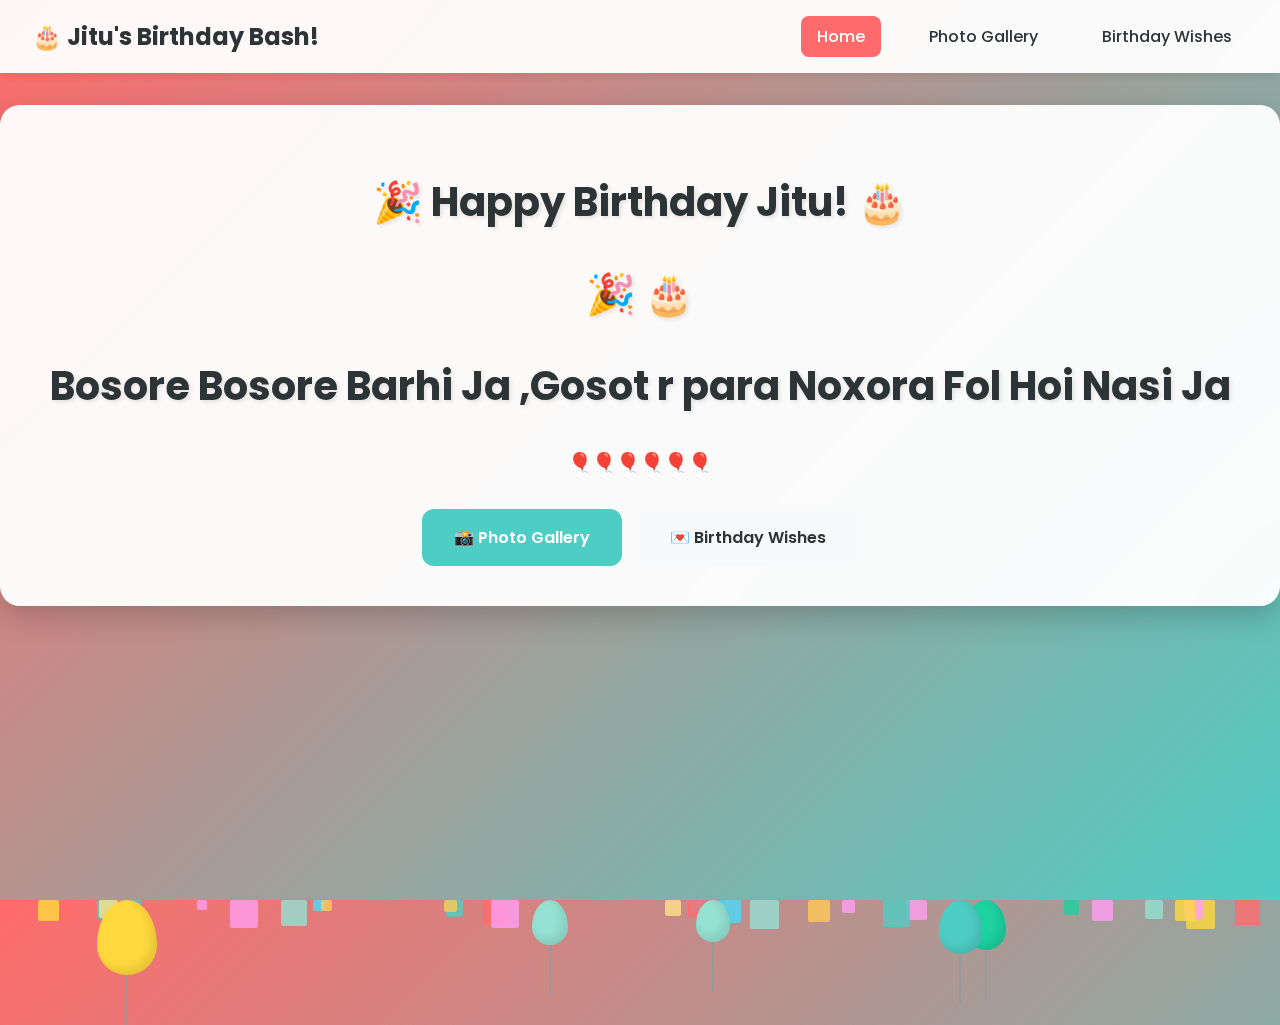
<file: index.html>
<!DOCTYPE html>
<html lang="en">
<head>
  <meta charset="UTF-8">
  <meta name="viewport" content="width=device-width, initial-scale=1.0">
  <title>🎉 Happy Birthday Jitu! 🎂</title>
  <link rel="stylesheet" href="css/style.css">
  <link href="https://fonts.googleapis.com/css2?family=Poppins:wght@400;600;700&display=swap" rel="stylesheet">
  <link rel="stylesheet" href="https://cdnjs.cloudflare.com/ajax/libs/animate.css/4.1.1/animate.min.css">
</head>
<body>
  <nav class="navbar">
    <div class="nav-brand animate__animated animate__bounce">🎂 Jitu's Birthday Bash!</div>
    <div class="nav-links">
      <a href="index.html" class="active">Home</a>
      
      <a href="gallery.html">Photo Gallery</a>
      <a href="wishes.html">Birthday Wishes</a>
    </div>
  </nav>

  <div class="container">
    <h1 class="animate__animated animate__pulse animate__infinite">🎉 Happy Birthday Jitu! 🎂</h1>
    <p class="subtitle"></p>
    
    <div class="celebration-message animate__animated animate__bounceIn">
      <h1>🎉 🎂</h1>
      <p><h1>Bosore Bosore Barhi Ja ,Gosot r para Noxora Fol Hoi Nasi Ja</h1></div><p>
    

    <div class="welcome-content">
      <p class="welcome-text animate__animated animate__fadeIn">🎈🎈🎈🎈🎈🎈</p>
      <div class="action-buttons">
        
        <a href="gallery.html" class="btn secondary animate__animated animate__pulse animate__infinite animate__delay-1s">📸 Photo Gallery</a>
        <a href="wishes.html" class="btn tertiary animate__animated animate__pulse animate__infinite animate__delay-2s">💌 Birthday Wishes</a>
      </div>
    </div>
  </div>

  <div class="floating-elements">
    <div class="confetti"></div>
    <div class="confetti"></div>
    <div class="confetti"></div>
    <div class="confetti"></div>
    <div class="confetti"></div>
  </div>

  <script>
    // Update time passed since midnight
    function updateTimePassed() {
      const now = new Date();
      const hours = now.getHours();
      const minutes = now.getMinutes();
      const seconds = now.getSeconds();
      
      // Update the display
      document.getElementById('hours-passed').textContent = hours.toString().padStart(2, '0');
      document.getElementById('minutes-passed').textContent = minutes.toString().padStart(2, '0');
      document.getElementById('seconds-passed').textContent = seconds.toString().padStart(2, '0');
      
      // Always show Day 0 with the specified message
      document.getElementById('day-counter').textContent = '0';
      document.querySelector('.day-counter div').textContent = 'aji Day 0 , mane notun notun bosor start';
    }
    
    // Update immediately and then every second
    updateTimePassed();
    setInterval(updateTimePassed, 1000);
  </script>
  <script src="js/script.js"></script>
  <script>
    // Create floating balloons
    function createBalloons() {
      const colors = ['#ff6b6b', '#4ecdc4', '#ffd93d', '#95e1d3', '#fce38a'];
      for (let i = 0; i < 15; i++) {
        const balloon = document.createElement('div');
        balloon.className = 'balloon';
        balloon.style.left = Math.random() * 100 + 'vw';
        balloon.style.animationDelay = Math.random() * 15 + 's';
        balloon.style.background = colors[Math.floor(Math.random() * colors.length)];
        document.body.appendChild(balloon);
      }
    }

    // Add confetti animation to CSS (needed for the general page background)
    const style = document.createElement('style');
    style.textContent = `
      @keyframes fall {
        to {
          transform: translateY(100vh) rotate(360deg);
        }
      }
      
      @keyframes bounce {
        0%, 100% { transform: translateY(0); }
        50% { transform: translateY(-20px); }
      }
      
      @keyframes spin {
        from { transform: rotate(0deg); }
        to { transform: rotate(360deg); }
      }
      
      .surprise-message {
        position: fixed;
        top: 50%;
        left: 50%;
        transform: translate(-50%, -50%);
        background: rgba(255, 255, 255, 0.9);
        padding: 20px 40px;
        border-radius: 10px;
        font-size: 1.5rem;
        font-weight: bold;
        color: #ff6b6b;
        z-index: 1000;
        box-shadow: 0 5px 15px rgba(0, 0, 0, 0.2);
        animation: bounce 0.5s ease infinite;
        text-align: center;
      }
      
      .emoji-rain {
        position: fixed;
        top: 0;
        left: 0;
        width: 100%;
        height: 100%;
        pointer-events: none;
        z-index: 999;
      }
      
      .emoji {
        position: absolute;
        font-size: 24px;
        animation: fall linear forwards;
        pointer-events: none;
      }
    `;
    document.head.appendChild(style);

    // Initialize balloons on page load
    window.addEventListener('load', createBalloons);
  </script>
</body>
</html>
</file>
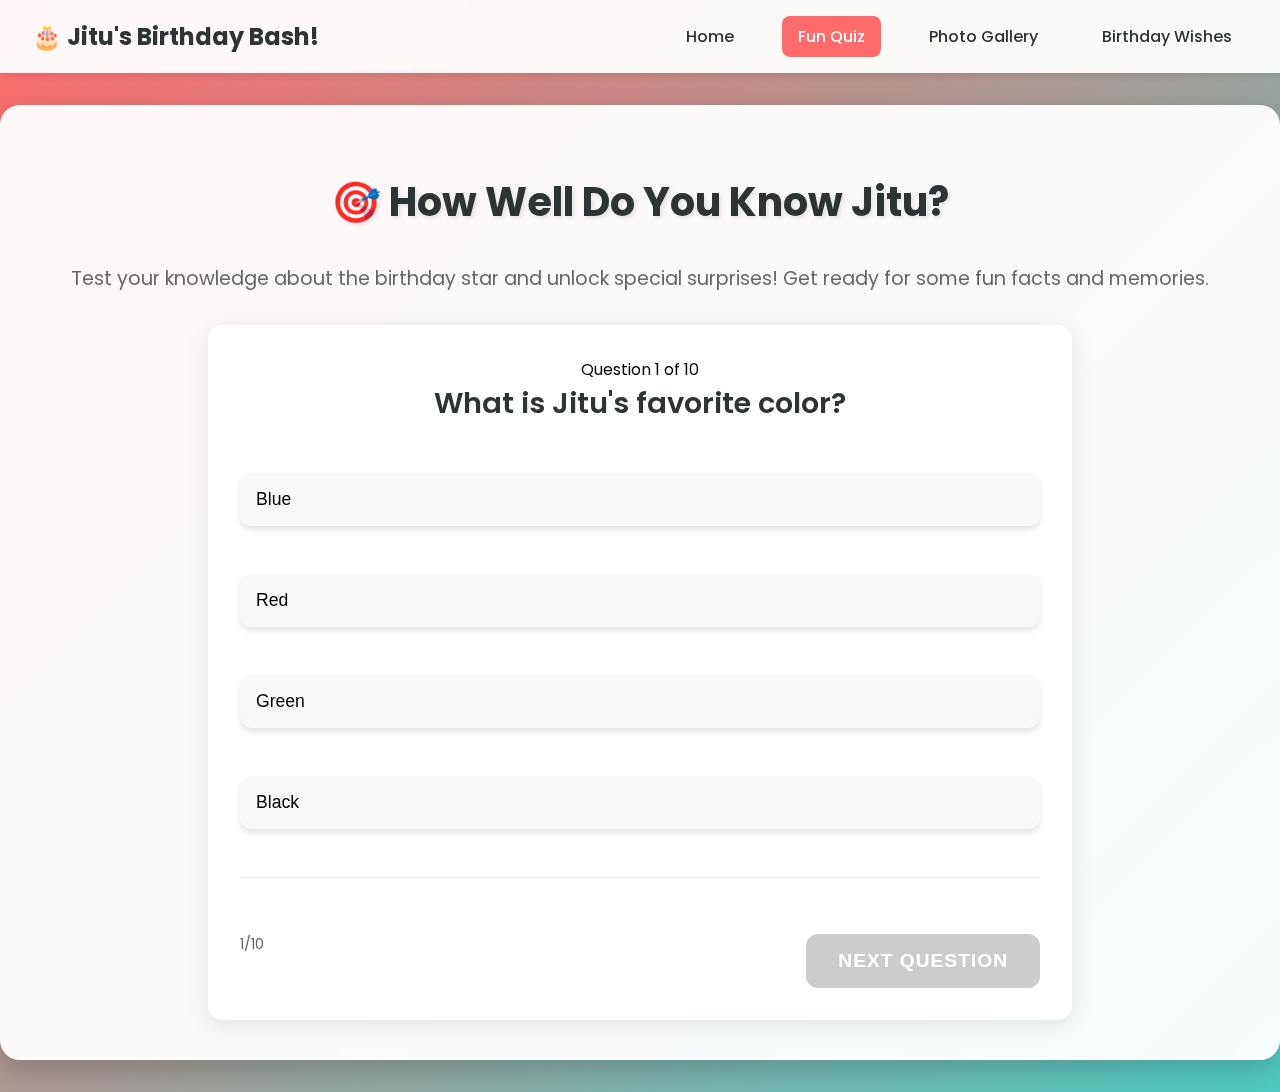
<file: quiz.html>
<!DOCTYPE html>
<html lang="en">
<head>
  <meta charset="UTF-8">
  <meta name="viewport" content="width=device-width, initial-scale=1.0">
  <title>🎉 Jitu's Birthday Quiz</title>
  <link rel="stylesheet" href="css/style.css">
  <link href="https://fonts.googleapis.com/css2?family=Poppins:wght@400;500;600;700&display=swap" rel="stylesheet">
  <link rel="stylesheet" href="https://cdnjs.cloudflare.com/ajax/libs/animate.css/4.1.1/animate.min.css">
  <style>
    /* Quiz specific styles */
    .quiz-container {
      max-width: 800px;
      margin: 0 auto;
      background: white;
      border-radius: 15px;
      padding: 2rem;
      box-shadow: 0 5px 25px rgba(0, 0, 0, 0.1);
      position: relative;
      overflow: hidden;
    }
    
    .quiz-header {
      text-align: center;
      margin-bottom: 2rem;
    }
    
    .quiz-intro {
      font-size: 1.2rem;
      color: #666;
      margin-bottom: 2rem;
    }
    
    .question-container {
      margin-bottom: 2rem;
      opacity: 0;
      transform: translateY(20px);
      transition: all 0.5s ease;
    }
    
    .question-container.active {
      opacity: 1;
      transform: translateY(0);
    }
    
    .question {
      font-size: 1.5rem;
      font-weight: 600;
      margin-bottom: 1.5rem;
      color: #333;
    }
    
    .options {
      display: grid;
      grid-template-columns: 1fr;
      gap: 1rem;
      margin-bottom: 2rem;
    }
    
    .option {
      background: #f8f9fa;
      border: 2px solid #e9ecef;
      border-radius: 10px;
      padding: 1rem 1.5rem;
      cursor: pointer;
      transition: all 0.3s ease;
      font-size: 1rem;
      text-align: left;
    }
    
    .option:hover {
      background: #e9ecef;
      transform: translateX(5px);
    }
    
    .option.selected {
      background: #4ecdc4;
      border-color: #4ecdc4;
      color: white;
    }
    
    .option.correct {
      background: #1dd1a1;
      border-color: #1dd1a1;
      color: white;
    }
    
    .option.incorrect {
      background: #ff6b6b;
      border-color: #ff6b6b;
      color: white;
    }
    
    .quiz-footer {
      display: flex;
      justify-content: space-between;
      align-items: center;
      margin-top: 2rem;
      padding-top: 1.5rem;
      border-top: 1px solid #eee;
    }
    
    .quiz-progress {
      font-size: 0.9rem;
      color: #666;
    }
    
    .btn {
      padding: 0.8rem 1.8rem;
      border-radius: 50px;
      border: none;
      font-weight: 600;
      cursor: pointer;
      transition: all 0.3s ease;
      text-transform: uppercase;
      letter-spacing: 1px;
      font-size: 0.9rem;
    }
    
    .btn-primary {
      background: var(--primary-color);
      color: white;
    }
    
    .btn-primary:hover {
      transform: translateY(-2px);
      box-shadow: 0 5px 15px rgba(255, 107, 107, 0.3);
    }
    
    .btn-secondary {
      background: #6c757d;
      color: white;
    }
    
    .btn-secondary:hover {
      background: #5a6268;
      transform: translateY(-2px);
    }
    
    .btn:disabled {
      background: #ccc;
      cursor: not-allowed;
      transform: none;
      box-shadow: none;
    }
    
    .score-container {
      text-align: center;
      margin-bottom: 2rem;
    }
    
    .score-circle {
      width: 120px;
      height: 120px;
      border-radius: 50%;
      background: linear-gradient(135deg, #4ecdc4, #1dd1a1);
      display: flex;
      justify-content: center;
      align-items: center;
      margin: 0 auto 1.5rem;
      color: white;
      font-size: 2.5rem;
      font-weight: 700;
      box-shadow: 0 10px 30px rgba(29, 209, 161, 0.3);
    }
    
    .feedback {
      margin-top: 1rem;
      padding: 1rem;
      border-radius: 8px;
      display: none;
    }
    
    .feedback.correct {
      background: rgba(29, 209, 161, 0.1);
      color: #1dd1a1;
      border-left: 4px solid #1dd1a1;
    }
    
    .feedback.incorrect {
      background: rgba(255, 107, 107, 0.1);
      color: #ff6b6b;
      border-left: 4px solid #ff6b6b;
    }
    
    @media (max-width: 768px) {
      .quiz-container {
        padding: 1.5rem;
      }
      
      .question {
        font-size: 1.3rem;
      }
      
      .quiz-footer {
        flex-direction: column;
        gap: 1rem;
      }
      
      .btn {
        width: 100%;
      }
    }
    
    /* Confetti styles */
    .confetti {
      position: fixed;
      width: 10px;
      height: 10px;
      background-color: #f00;
      opacity: 0.8;
      animation: fall linear forwards;
      z-index: 1000;
      pointer-events: none;
    }
    
    @keyframes fall {
      to {
        transform: translateY(100vh) rotate(720deg);
        opacity: 0;
      }
    }
    
    .floating-elements {
      position: fixed;
      top: 0;
      left: 0;
      width: 100%;
      height: 100%;
      pointer-events: none;
      z-index: 999;
      overflow: hidden;
    }
  </style>
</head>
<body>
  <nav class="navbar">
    <div class="nav-brand animate__animated animate__bounce">🎂 Jitu's Birthday Bash!</div>
    <div class="nav-links">
      <a href="index.html">Home</a>
      <a href="quiz.html" class="active">Fun Quiz</a>
      <a href="gallery.html">Photo Gallery</a>
      <a href="wishes.html">Birthday Wishes</a>
    </div>
  </nav>

  <div class="container">
    <h1 class="animate__animated animate__fadeInDown">🎯 How Well Do You Know Jitu?</h1>
    <p class="quiz-intro animate__animated animate__fadeIn animate__delay-1s">Test your knowledge about the birthday star and unlock special surprises! Get ready for some fun facts and memories.</p>

    <div class="quiz-container animate__animated animate__fadeInUp">
      <div id="quiz-content">
        <div id="question-container" class="question-container">
          <div id="question-number" class="text-muted">Question 1 of 10</div>
          <div id="question" class="question"></div>
          <div id="options" class="options"></div>
          <div id="feedback" class="feedback"></div>
        </div>
        
        <div class="quiz-footer">
          <div id="progress" class="quiz-progress">1/10</div>
          <button id="next-btn" class="btn btn-primary" disabled>Next Question</button>
        </div>
      </div>
      
      <div id="result-container" style="display: none;">
        <div class="score-circle">
          <span id="score">0</span>%
        </div>
        <h2 id="result-title">🎉 Great Job!</h2>
        <p id="result-message">You know Jitu pretty well! Here's your special surprise!</p>
        
        <div class="photo-montage">
          <img src="images/ari.jpeg" alt="Ari" class="animate__animated animate__zoomIn">
          <img src="images/arin.jpeg" alt="Arin" class="animate__animated animate__zoomIn">
          <img src="images/Bimal.jpeg" alt="Bimal" class="animate__animated animate__zoomIn">
          <img src="images/Dav.jpeg" alt="Dav" class="animate__animated animate__zoomIn">
          <img src="images/Jack.jpeg" alt="Jack" class="animate__animated animate__zoomIn">
          <img src="images/Nayn.jpeg" alt="Nayn" class="animate__animated animate__zoomIn">
          <img src="images/Rin.jpeg" alt="Rin" class="animate__animated animate__zoomIn">
          <img src="images/BAck.jpeg" alt="Group Photo" class="animate__animated animate__zoomIn">
        </div>
        
        <div class="action-buttons" style="margin-top: 2rem;">
          <button onclick="location.reload()" class="btn btn-primary" style="margin-right: 1rem;">
            🔄 Play Again
          </button>
          <a href="index.html" class="btn btn-secondary">🏠 Back to Home</a>
        </div>
      </div>
    </div>
  </div>

  <!-- Confetti container -->
  <div class="floating-elements"></div>
  
  <!-- Include main JavaScript -->
  <script src="js/script.js"></script>
  
  <!-- Quiz JavaScript -->
  <script>
    // Quiz questions and answers
    const quizData = [
      {
        question: "What is Jitu's favorite color?",
        options: ["Blue", "Red", "Green", "Black"],
        answer: 0,
        fact: "Jitu loves the color Blue because it reminds him of the ocean and the sky!"
      },
      {
        question: "What is Jitu's favorite food?",
        options: ["Pizza", "Sushi", "Biryani", "Burger"],
        answer: 2,
        fact: "Jitu can never say no to a plate of delicious Biryani!"
      },
      {
        question: "Which hobby does Jitu enjoy the most?",
        options: ["Reading", "Gaming", "Photography", "Cooking"],
        answer: 1,
        fact: "Jitu is an avid gamer and loves playing video games in his free time!"
      },
      {
        question: "What is Jitu's dream travel destination?",
        options: ["Japan", "Switzerland", "Maldives", "New Zealand"],
        answer: 0,
        fact: "Jitu dreams of visiting Japan to experience its unique culture and technology!"
      },
      {
        question: "What is Jitu's favorite movie genre?",
        options: ["Action", "Comedy", "Sci-Fi", "Drama"],
        answer: 2,
        fact: "Jitu loves Sci-Fi movies, especially those set in futuristic worlds!"
      },
      {
        question: "Which season does Jitu like the most?",
        options: ["Summer", "Winter", "Spring", "Autumn"],
        answer: 1,
        fact: "Jitu loves Winter for its cool weather and festive atmosphere!"
      },
      {
        question: "What is Jitu's favorite type of music?",
        options: ["Pop", "Rock", "Hip-Hop", "EDM"],
        answer: 3,
        fact: "Jitu enjoys EDM the most, especially during workouts and parties!"
      },
      {
        question: "What is Jitu's favorite sport to watch?",
        options: ["Football", "Cricket", "Basketball", "Tennis"],
        answer: 0,
        fact: "Jitu is a huge football fan and never misses important matches!"
      },
      {
        question: "What is Jitu's favorite dessert?",
        options: ["Ice Cream", "Chocolate Cake", "Gulab Jamun", "Tiramisu"],
        answer: 2,
        fact: "Jitu has a sweet tooth for Gulab Jamun, especially when it's warm!"
      },
      {
        question: "What quality do people love most about Jitu?",
        options: ["Humour", "Kindness", "Intelligence", "Creativity"],
        answer: 1,
        fact: "Jitu's kindness and caring nature make him special to everyone around him!"
      }
    ];

    // DOM Elements
    const quizContent = document.getElementById('quiz-content');
    const resultContainer = document.getElementById('result-container');
    const questionElement = document.getElementById('question');
    const optionsElement = document.getElementById('options');
    const nextButton = document.getElementById('next-btn');
    const questionNumber = document.getElementById('question-number');
    const progressElement = document.getElementById('progress');
    const scoreElement = document.getElementById('score');
    const resultTitle = document.getElementById('result-title');
    const resultMessage = document.getElementById('result-message');
    const feedbackElement = document.getElementById('feedback');
    
    // Quiz state
    let currentQuestionIndex = 0;
    let score = 0;
    let selectedOption = null;
    let quizCompleted = false;
    
    // Initialize the quiz
    function startQuiz() {
      currentQuestionIndex = 0;
      score = 0;
      quizCompleted = false;
      showQuestion();
    }
    
    // Display current question
    function showQuestion() {
      resetState();
      const currentQuestion = quizData[currentQuestionIndex];
      const questionNo = currentQuestionIndex + 1;
      
      questionNumber.textContent = `Question ${questionNo} of ${quizData.length}`;
      progressElement.textContent = `${questionNo}/${quizData.length}`;
      questionElement.textContent = currentQuestion.question;
      
      // Create options
      currentQuestion.options.forEach((option, index) => {
        const button = document.createElement('button');
        button.textContent = option;
        button.classList.add('option');
        button.dataset.number = index + 1;
        button.addEventListener('click', () => selectOption(button, index));
        optionsElement.appendChild(button);
      });
      
      // Disable next button initially
      nextButton.disabled = true;
      
      // Add animation
      const questionContainer = document.querySelector('.question-container');
      questionContainer.style.opacity = '0';
      questionContainer.style.transform = 'translateY(20px)';
      
      setTimeout(() => {
        questionContainer.style.opacity = '1';
        questionContainer.style.transform = 'translateY(0)';
      }, 50);
    }
    
    // Reset the state for next question
    function resetState() {
      // Clear previous options
      while (optionsElement.firstChild) {
        optionsElement.removeChild(optionsElement.firstChild);
      }
      
      // Reset UI
      feedbackElement.textContent = '';
      feedbackElement.className = 'feedback';
      feedbackElement.style.display = 'none';
      nextButton.disabled = true;
      selectedOption = null;
    }
    
    // Handle option selection
    function selectOption(selectedButton, index) {
      // Reset previously selected option if any
      const options = document.querySelectorAll('.option');
      options.forEach(option => {
        option.classList.remove('selected');
      });
      
      // Mark selected option
      selectedButton.classList.add('selected');
      selectedOption = index;
      nextButton.disabled = false;
    }
    
    // Show feedback for the selected answer
    function showFeedback(isCorrect) {
      const currentQuestion = quizData[currentQuestionIndex];
      feedbackElement.textContent = isCorrect 
        ? '✅ Correct! ' + currentQuestion.fact 
        : '❌ Oops! ' + currentQuestion.fact;
      
      feedbackElement.className = `feedback ${isCorrect ? 'correct' : 'incorrect'}`;
      feedbackElement.style.display = 'block';
      
      // Highlight correct and incorrect answers
      const options = document.querySelectorAll('.option');
      options.forEach((option, index) => {
        if (index === currentQuestion.answer) {
          option.classList.add('correct');
        } else if (index === selectedOption && !isCorrect) {
          option.classList.add('incorrect');
        }
        option.style.pointerEvents = 'none';
      });
    }
    
    // Move to next question or show results
    function nextQuestion() {
      // If no option is selected
      if (selectedOption === null && !quizCompleted) return;
      
      // If feedback is not shown yet (first click)
      if (feedbackElement.style.display !== 'block') {
        const currentQuestion = quizData[currentQuestionIndex];
        const isCorrect = selectedOption === currentQuestion.answer;
        
        if (isCorrect) {
          score++;
        }
        
        showFeedback(isCorrect);
        nextButton.textContent = currentQuestionIndex < quizData.length - 1 ? 'Next Question' : 'Show Results';
        return;
      }
      
      // If feedback is shown, move to next question
      currentQuestionIndex++;
      
      if (currentQuestionIndex < quizData.length) {
        showQuestion();
        nextButton.textContent = 'Next Question';
        nextButton.disabled = true;
      } else {
        showResults();
      }
    }
    
    // Show final results
    function showResults() {
      quizCompleted = true;
      const percentage = Math.round((score / quizData.length) * 100);
      
      // Update result UI
      scoreElement.textContent = percentage;
      
      // Customize message based on score
      if (percentage >= 80) {
        resultTitle.textContent = '🎉 Amazing! You Know Jitu So Well!';
        resultMessage.textContent = `You scored ${score} out of ${quizData.length}! You must be Jitu's best friend!`;
      } else if (percentage >= 50) {
        resultTitle.textContent = '👍 Good Job!';
        resultMessage.textContent = `You scored ${score} out of ${quizData.length}. You know Jitu pretty well!`;
      } else {
        resultTitle.textContent = '🤔 Keep Trying!';
        resultMessage.textContent = `You scored ${score} out of ${quizData.length}. Spend more time with Jitu to know him better!`;
      }
      
      // Show result container with animation
      quizContent.style.display = 'none';
      resultContainer.style.display = 'block';
      
      // Trigger confetti if score is good
      if (percentage >= 70) {
        triggerConfetti();
      }
      
      // Scroll to top
      window.scrollTo({ top: 0, behavior: 'smooth' });
    }
    
    // Confetti effect
    function triggerConfetti() {
      const container = document.querySelector('.floating-elements');
      container.innerHTML = '';
      
      for (let i = 0; i < 100; i++) {
        const confetti = document.createElement('div');
        confetti.className = 'confetti';
        confetti.style.left = Math.random() * 100 + 'vw';
        confetti.style.animationDelay = Math.random() * 5 + 's';
        confetti.style.setProperty('--delay', Math.random() * 5);
        confetti.style.background = getRandomColor();
        container.appendChild(confetti);
      }
    }
    
    // Generate random bright colors
    function getRandomColor() {
      const colors = [
        '#ff6b6b', '#4ecdc4', '#ffd93d', '#95e1d3', '#fce38a',
        '#ff9ff3', '#feca57', '#ff6b6b', '#48dbfb', '#1dd1a1'
      ];
      return colors[Math.floor(Math.random() * colors.length)];
    }
    
    // Event listeners
    nextButton.addEventListener('click', nextQuestion);
    
    // Start the quiz when the page loads
    document.addEventListener('DOMContentLoaded', startQuiz);
  </script>
</body>
</html>
</file>
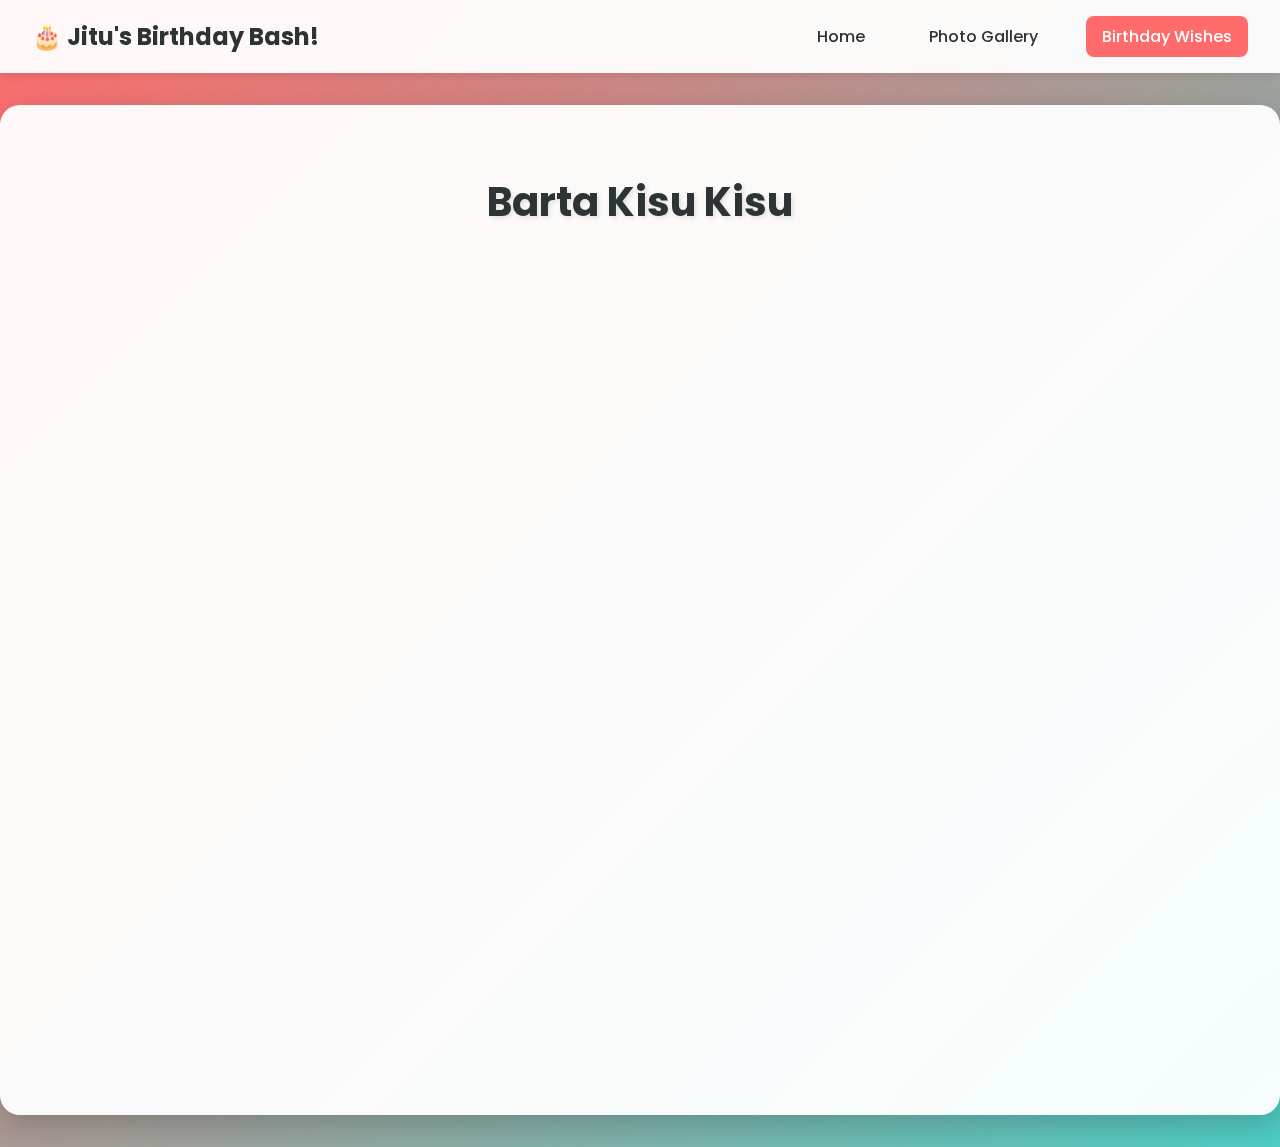
<file: wishes.html>
<!DOCTYPE html>
<html lang="en">
<head>
  <meta charset="UTF-8">
  <meta name="viewport" content="width=device-width, initial-scale=1.0">
  <title>🎉 Birthday Wishes for Jitu!</title>
  <link rel="stylesheet" href="css/style.css">
  <link href="https://fonts.googleapis.com/css2?family=Poppins:wght@300;400;500;600;700&display=swap" rel="stylesheet">
  <link rel="stylesheet" href="https://cdnjs.cloudflare.com/ajax/libs/animate.css/4.1.1/animate.min.css">
  <link rel="stylesheet" href="https://cdnjs.cloudflare.com/ajax/libs/font-awesome/6.0.0/css/all.min.css">
  <style>
    /* Wishes Page Specific Styles */
    .wishes-intro {
      font-size: 1.2rem;
      color: #666;
      text-align: center;
      margin-bottom: 2rem;
      max-width: 700px;
      margin-left: auto;
      margin-right: auto;
    }
    
    .wishes-container {
      display: grid;
      grid-template-columns: repeat(auto-fill, minmax(300px, 1fr));
      gap: 2rem;
      margin-bottom: 3rem;
    }
    
    .wish-card {
      background: white;
      border-radius: 15px;
      padding: 1.5rem;
      box-shadow: 0 5px 20px rgba(0, 0, 0, 0.05);
      transition: all 0.3s ease;
      border: 1px solid #eee;
      opacity: 0;
      transform: translateY(20px);
      animation: fadeInUp 0.6s ease forwards;
    }
    
    @keyframes fadeInUp {
      to {
        opacity: 1;
        transform: translateY(0);
      }
    }
    
    .wish-card:hover {
      transform: translateY(-5px);
      box-shadow: 0 10px 30px rgba(0, 0, 0, 0.1);
    }
    
    .wish-header {
      display: flex;
      align-items: center;
      margin-bottom: 1rem;
    }
    
    .wish-avatar {
      width: 50px;
      height: 50px;
      border-radius: 50%;
      object-fit: cover;
      margin-right: 1rem;
      border: 3px solid var(--primary-color);
      box-shadow: 0 3px 10px rgba(0, 0, 0, 0.1);
    }
    
    .wish-card h3 {
      margin: 0;
      color: #333;
      font-size: 1.1rem;
    }
    
    .wish-message {
      color: #555;
      line-height: 1.6;
      margin: 0;
      font-size: 0.95rem;
    }
    
    .wish-time {
      font-size: 0.8rem;
      color: #999;
      margin-top: 0.8rem;
      display: block;
    }
    
    /* Wish Form */
    .wish-form-container {
      max-width: 700px;
      margin: 3rem auto;
      background: white;
      padding: 2rem;
      border-radius: 15px;
      box-shadow: 0 5px 25px rgba(0, 0, 0, 0.05);
    }
    
    .wish-form h2 {
      text-align: center;
      margin-bottom: 1.5rem;
      color: #333;
    }
    
    .form-group {
      margin-bottom: 1.5rem;
    }
    
    .form-group label {
      display: block;
      margin-bottom: 0.5rem;
      color: #555;
      font-weight: 500;
    }
    
    .form-control {
      width: 100%;
      padding: 0.8rem 1rem;
      border: 1px solid #ddd;
      border-radius: 8px;
      font-family: 'Poppins', sans-serif;
      font-size: 1rem;
      transition: all 0.3s ease;
    }
    
    .form-control:focus {
      border-color: var(--primary-color);
      box-shadow: 0 0 0 3px rgba(255, 107, 107, 0.2);
      outline: none;
    }
    
    textarea.form-control {
      min-height: 120px;
      resize: vertical;
    }
    
    .btn-submit {
      background: var(--primary-color);
      color: white;
      border: none;
      padding: 0.8rem 2rem;
      border-radius: 50px;
      font-size: 1rem;
      font-weight: 600;
      cursor: pointer;
      transition: all 0.3s ease;
      display: inline-flex;
      align-items: center;
      justify-content: center;
    }
    
    .btn-submit:hover {
      background: #ff5252;
      transform: translateY(-2px);
      box-shadow: 0 5px 15px rgba(255, 107, 107, 0.3);
    }
    
    .btn-submit i {
      margin-left: 8px;
    }
    
    /* Empty State */
    .empty-state {
      text-align: center;
      padding: 3rem 1rem;
      color: #888;
      font-style: italic;
    }
    
    /* Responsive */
    @media (max-width: 768px) {
      .wishes-container {
        grid-template-columns: 1fr;
      }
      
      .wish-form-container {
        padding: 1.5rem;
      }
    }
  </style>
</head>
<body>
  <nav class="navbar">
    <div class="nav-brand animate__animated animate__bounce">🎂 Jitu's Birthday Bash!</div>
    <div class="nav-links">
      <a href="index.html">Home</a>
      
      <a href="gallery.html">Photo Gallery</a>
      <a href="wishes.html" class="active">Birthday Wishes</a>
    </div>
  </nav>

  <div class="container">
    <h1 class="animate__animated animate__fadeInDown">Barta Kisu Kisu</h1>
    <p class="wishes-intro animate__animated animate__fadeIn animate__delay-1s"></p>

    <!-- Wish Form -->
    

    <!-- Wishes Container -->
    <div id="wishesContainer" class="wishes-container">
      <!-- Wishes will be dynamically added here -->
      <div class="wish-card" style="animation-delay: 0.1s">
        <div class="wish-header">
          <img src="images/ari.jpeg" alt="Ari" class="wish-avatar">
          <h3>Ari</h3>
        </div>
        <p class="wish-message">Iman Time Nai mur , Kam Ase Bohut, Birthday Kham Log Pali, eiei Kolu🎉</p>
        <span class="wish-time">Just now</span>
      </div>

      <div class="wish-card" style="animation-delay: 0.2s">
        <div class="wish-header">
          <img src="images/arin.jpeg" alt="Arin" class="wish-avatar">
          <h3>Arin</h3>
        </div>
        <p class="wish-message">duror porai tumatke Dagor Buli Ashirbad Diso , kuxol ne ki Xetu thkba Xodai🎂</p>
        <span class="wish-time">5 minutes ago</span>
      </div>

      <div class="wish-card" style="animation-delay: 0.3s">
        <div class="wish-header">
          <img src="images/Bimal.jpeg" alt="Bimal" class="wish-avatar">
          <h3>Bimal</h3>
        </div>
        <p class="wish-message"> Jonmo Din Buli wish kori dilo aru , Biyatei party tu kham dia aru 🌟</p>
        <span class="wish-time">15 minutes ago</span>
      </div>

      <div class="wish-card" style="animation-delay: 0.4s">
        <div class="wish-header">
          <img src="images/Dav.jpeg" alt="Dav" class="wish-avatar">
          <h3>Dav</h3>
        </div>
        <p class="wish-message">eh hbo de aar , kimn wish korim 🎈</p>
        <span class="wish-time">30 bsr ago</span>
      </div>

      <div class="wish-card" style="animation-delay: 0.5s">
        <div class="wish-header">
          <img src="images/Jack.jpeg" alt="Jack" class="wish-avatar">
          <h3>Jack</h3>
        </div>
        <p class="wish-message"> o jItu , BirthyDay  tu wish korlo .Chicken Party Pam buli Axa thkil ,  🎁</p>
        <span class="wish-time">10 bosor  ago</span>
      </div>

      <div class="wish-card" style="animation-delay: 0.6s">
        <div class="wish-header">
          <img src="images/Nayn.jpeg" alt="Nayn" class="wish-avatar">
          <h3>Nayn</h3>
        </div>
        <p class="wish-message">Besi Nokou , Jonmo DInor XUbessssa Thakil🎊</p>
        <span class="wish-time">1 hours ago</span>
      </div>

      <div class="wish-card" style="animation-delay: 0.7s">
        <div class="wish-header">
          <img src="images/Rin.jpeg" alt="Rin" class="wish-avatar">
          <h3>Rintu</h3>
        </div>
        <p class="wish-message">Happy Birthday, Jie nohok jonmo din buli wish korilo aru lgte Happy NEw year dilo 🥂</p>
        <span class="wish-time">1 hours ago</span>
      </div>

      <div class="wish-card" style="animation-delay: 0.8s">
        <div class="wish-header">
          <img src="images/BAck.jpeg" alt="BAck" class="wish-avatar">
          <h3>BAck</h3>
        </div>
        <p class="wish-message">Xexot moi xokolu falor pora ata tumak dhunia drisho prodan korim buli jonalo aru birthday buli olekh olokh selfie stick dan dilo🎉</p>
        <span class="wish-time">Just now</span>
      </div>
    </div>
  </div>

  <!-- Include main JavaScript -->
  <script src="js/script.js"></script>
  
  <!-- Wishes JavaScript -->
  <script>
    document.addEventListener('DOMContentLoaded', function() {
      const wishForm = document.getElementById('wishForm');
      const wishesContainer = document.getElementById('wishesContainer');
      
      // Sample avatar options (you can add more)
      const avatarOptions = [
        'images/ari.jpeg',
        'images/arin.jpeg',
        'images/Bimal.jpeg',
        'images/Dav.jpeg',
        'images/Jack.jpeg',
        'images/Nayn.jpeg',
        'images/Rin.jpeg',
        'images/BAck.jpeg'
      ];
      
      // Handle form submission
      wishForm.addEventListener('submit', function(e) {
        e.preventDefault();
        
        const nameInput = document.getElementById('wishName');
        const messageInput = document.getElementById('wishMessage');
        
        // Create new wish element
        const newWish = document.createElement('div');
        newWish.className = 'wish-card';
        newWish.style.animation = 'fadeInUp 0.6s ease forwards';
        newWish.style.opacity = '0';
        
        // Get random avatar
        const randomAvatar = avatarOptions[Math.floor(Math.random() * avatarOptions.length)];
        
        // Set wish content
        newWish.innerHTML = `
          <div class="wish-header">
            <img src="${randomAvatar}" alt="${nameInput.value}" class="wish-avatar">
            <h3>${escapeHtml(nameInput.value)}</h3>
          </div>
          <p class="wish-message">${escapeHtml(messageInput.value)}</p>
          <span class="wish-time">Just now</span>
        `;
        
        // Add to the top of the container
        wishesContainer.insertBefore(newWish, wishesContainer.firstChild);
        
        // Reset form
        wishForm.reset();
        
        // Show success message
        showNotification('Your wish has been posted!', 'success');
        
        // Scroll to the new wish
        setTimeout(() => {
          newWish.scrollIntoView({ behavior: 'smooth', block: 'nearest' });
        }, 100);
      });
      
      // Helper function to escape HTML
      function escapeHtml(unsafe) {
        return unsafe
          .replace(/&/g, "&amp;")
          .replace(/</g, "&lt;")
          .replace(/>/g, "&gt;")
          .replace(/"/g, "&quot;")
          .replace(/'/g, "&#039;");
      }
      
      // Show notification
      function showNotification(message, type = 'success') {
        const notification = document.createElement('div');
        notification.className = `notification ${type} animate__animated animate__fadeInUp`;
        notification.textContent = message;
        
        document.body.appendChild(notification);
        
        // Remove notification after 3 seconds
        setTimeout(() => {
          notification.classList.add('animate__fadeOutDown');
          notification.addEventListener('animationend', () => {
            notification.remove();
          });
        }, 3000);
      }
    });
  </script>
  
  <style>
    /* Notification styles */
    .notification {
      position: fixed;
      bottom: 20px;
      right: 20px;
      padding: 15px 25px;
      border-radius: 8px;
      color: white;
      font-weight: 500;
      box-shadow: 0 5px 15px rgba(0, 0, 0, 0.1);
      z-index: 1000;
      max-width: 300px;
    }
    
    .notification.success {
      background: #4caf50;
    }
    
    .notification.error {
      background: #f44336;
    }
    
    /* Animation delays for wish cards */
    .wish-card:nth-child(1) { animation-delay: 0.1s !important; }
    .wish-card:nth-child(2) { animation-delay: 0.2s !important; }
    .wish-card:nth-child(3) { animation-delay: 0.3s !important; }
    .wish-card:nth-child(4) { animation-delay: 0.4s !important; }
    .wish-card:nth-child(5) { animation-delay: 0.5s !important; }
    .wish-card:nth-child(6) { animation-delay: 0.6s !important; }
    .wish-card:nth-child(7) { animation-delay: 0.7s !important; }
    .wish-card:nth-child(8) { animation-delay: 0.8s !important; }
  </style>
</body>
</html>
</file>
<file: css/style.css>
body {
  font-family: 'Poppins', sans-serif;
  background: linear-gradient(135deg, #ff6b6b, #4ecdc4);
  text-align: center;
  padding: 0;
  min-height: 100vh;
  margin: 0;
  position: relative;
  overflow-x: hidden;
}

/* Navigation */
.navbar {
  background: rgba(255, 255, 255, 0.95);
  padding: 1rem 2rem;
  display: flex;
  justify-content: space-between;
  align-items: center;
  box-shadow: 0 2px 10px rgba(0,0,0,0.1);
  position: sticky;
  top: 0;
  z-index: 1000;
  -webkit-backdrop-filter: blur(10px);
  backdrop-filter: blur(10px);
}

.nav-brand {
  font-size: 1.5rem;
  font-weight: 700;
  color: #2d3436;
}

.nav-links {
  display: flex;
  gap: 2rem;
}

.nav-links a {
  text-decoration: none;
  color: #2d3436;
  font-weight: 500;
  padding: 0.5rem 1rem;
  border-radius: 8px;
  transition: all 0.3s ease;
}

.nav-links a:hover {
  background: #f8f9fa;
  color: #ff6b6b;
}

.nav-links a.active {
  background: #ff6b6b;
  color: white;
}

.container {
  background: rgba(255, 255, 255, 0.95);
  border-radius: 20px;
  padding: 2.5rem;
  max-width: 1200px;
  margin: 2rem auto;
  box-shadow: 0 10px 30px rgba(0,0,0,0.2);
  -webkit-backdrop-filter: blur(10px);
  backdrop-filter: blur(10px);
  position: relative;
  z-index: 1;
}

/* Welcome Page */
.welcome-content {
  margin-top: 2rem;
}

.welcome-text {
  font-size: 1.2rem;
  color: #2d3436;
  margin-bottom: 2rem;
}

.action-buttons {
  display: flex;
  gap: 1rem;
  justify-content: center;
  flex-wrap: wrap;
}

.btn {
  padding: 1rem 2rem;
  border-radius: 12px;
  text-decoration: none;
  font-weight: 600;
  transition: all 0.3s ease;
  cursor: pointer;
  border: none;
}

.btn.primary {
  background: #ff6b6b;
  color: white;
}

.btn.secondary {
  background: #4ecdc4;
  color: white;
}

.btn.tertiary {
  background: #f8f9fa;
  color: #2d3436;
}

.btn:hover {
  transform: translateY(-2px);
  box-shadow: 0 6px 8px rgba(0,0,0,0.15);
}

/* Gallery Page */
.gallery-grid {
  display: grid;
  grid-template-columns: repeat(auto-fit, minmax(250px, 1fr));
  gap: 2rem;
  padding: 2rem 0;
}

.gallery-item {
  position: relative;
  overflow: hidden;
  border-radius: 12px;
  box-shadow: 0 4px 6px rgba(0,0,0,0.1);
  transition: all 0.3s ease;
}

.gallery-item:hover {
  transform: translateY(-5px);
  box-shadow: 0 8px 12px rgba(0,0,0,0.2);
}

.gallery-item img {
  width: 100%;
  height: 250px;
  object-fit: cover;
  transition: all 0.3s ease;
}

.gallery-item:hover img {
  transform: scale(1.05);
}

.caption {
  position: absolute;
  bottom: 0;
  left: 0;
  right: 0;
  background: rgba(0,0,0,0.7);
  color: white;
  padding: 1rem;
  margin: 0;
  transform: translateY(100%);
  transition: all 0.3s ease;
}

.gallery-item:hover .caption {
  transform: translateY(0);
}

/* Lightbox */
.lightbox {
  position: fixed;
  top: 0;
  left: 0;
  width: 100%;
  height: 100%;
  background: rgba(0,0,0,0.9);
  display: flex;
  justify-content: center;
  align-items: center;
  z-index: 2000;
}

.lightbox img {
  max-width: 90%;
  max-height: 90vh;
  object-fit: contain;
}

.close-lightbox {
  position: absolute;
  top: 20px;
  right: 20px;
  color: white;
  font-size: 2rem;
  cursor: pointer;
}

/* Wishes Page */
.wishes-container {
  display: grid;
  grid-template-columns: repeat(auto-fit, minmax(300px, 1fr));
  gap: 2rem;
  padding: 2rem 0;
}

.wish-card {
  background: white;
  border-radius: 12px;
  padding: 1.5rem;
  box-shadow: 0 4px 6px rgba(0,0,0,0.1);
  transition: all 0.3s ease;
}

.wish-card:hover {
  transform: translateY(-5px);
  box-shadow: 0 8px 12px rgba(0,0,0,0.2);
}

.wish-header {
  display: flex;
  align-items: center;
  gap: 1rem;
  margin-bottom: 1rem;
}

.wish-avatar {
  width: 50px;
  height: 50px;
  border-radius: 50%;
  object-fit: cover;
}

.wish-message {
  color: #2d3436;
  font-size: 1.1rem;
  line-height: 1.6;
}

/* Quiz Page */
.quiz-intro {
  font-size: 1.2rem;
  color: #2d3436;
  margin-bottom: 2rem;
}

#quiz-container {
  max-width: 600px;
  margin: 0 auto;
}

h1 {
  color: #2d3436;
  font-size: 2.5rem;
  margin-bottom: 2rem;
  text-shadow: 2px 2px 4px rgba(0,0,0,0.1);
}

#question {
  font-size: 1.8rem;
  margin-bottom: 2rem;
  color: #2d3436;
  font-weight: 600;
}

#options button {
  display: block;
  width: 100%;
  margin: 1rem 0;
  padding: 1rem;
  font-size: 1.1rem;
  border: none;
  border-radius: 12px;
  background-color: #f8f9fa;
  cursor: pointer;
  transition: all 0.3s ease;
  box-shadow: 0 4px 6px rgba(0,0,0,0.1);
}

#options button:hover {
  background-color: #4ecdc4;
  color: white;
  transform: translateY(-2px);
  box-shadow: 0 6px 8px rgba(0,0,0,0.15);
}

#next-btn {
  margin-top: 2rem;
  padding: 1rem 2rem;
  font-size: 1.2rem;
  background: #ff6b6b;
  color: white;
  border: none;
  border-radius: 12px;
  cursor: pointer;
  transition: all 0.3s ease;
  box-shadow: 0 4px 6px rgba(0,0,0,0.1);
}

#next-btn:hover {
  background: #ff5252;
  transform: translateY(-2px);
  box-shadow: 0 6px 8px rgba(0,0,0,0.15);
}

#next-btn:disabled {
  background: #ccc;
  cursor: not-allowed;
  transform: none;
  box-shadow: none;
}

.hidden {
  display: none;
}

#popup {
  position: fixed;
  top: 0;
  left: 0;
  width: 100%;
  height: 100%;
  background: rgba(0,0,0,0.8);
  display: flex;
  align-items: center;
  justify-content: center;
  z-index: 1000;
  -webkit-backdrop-filter: blur(5px);
  backdrop-filter: blur(5px);
}

.popup-content {
  background: white;
  padding: 3rem;
  border-radius: 24px;
  text-align: center;
  animation: pop-in 0.6s cubic-bezier(0.68, -0.55, 0.265, 1.55);
  max-width: 90%;
  max-height: 90vh;
  overflow-y: auto;
}

.photo-montage {
  display: grid;
  grid-template-columns: repeat(auto-fit, minmax(150px, 1fr));
  gap: 1rem;
  margin: 2rem 0;
  padding: 1rem;
}

.photo-montage img {
  width: 100%;
  height: 150px;
  object-fit: cover;
  border-radius: 12px;
  transition: all 0.3s ease;
  box-shadow: 0 4px 6px rgba(0,0,0,0.1);
}

.photo-montage img:hover {
  transform: scale(1.05);
  box-shadow: 0 8px 12px rgba(0,0,0,0.2);
}

@keyframes pop-in {
  0% { transform: scale(0.5); opacity: 0; }
  100% { transform: scale(1); opacity: 1; }
}

/* Balloon animations */
.balloon {
  position: fixed;
  width: 30px;
  height: 40px;
  background: #ff6b6b;
  border-radius: 50%;
  animation: float 15s ease-in-out infinite;
  z-index: 0;
}

@keyframes float {
  0% { transform: translateY(100vh) rotate(0deg); }
  100% { transform: translateY(-100vh) rotate(360deg); }
}

/* Time Passed Section */
.time-passed {
  display: flex;
  justify-content: center;
  gap: 1.5rem;
  margin: 2rem 0;
  flex-wrap: wrap;
}

.time-segment {
  text-align: center;
  min-width: 100px;
  padding: 1.5rem 1rem;
  background: rgba(255, 255, 255, 0.1);
  border-radius: 15px;
  backdrop-filter: blur(5px);
  transition: all 0.3s ease;
  border: 1px solid rgba(255, 255, 255, 0.2);
  box-shadow: 0 8px 15px rgba(0, 0, 0, 0.1);
}

.time-segment:hover {
  transform: translateY(-5px);
  box-shadow: 0 12px 20px rgba(0, 0, 0, 0.15);
  background: rgba(255, 255, 255, 0.15);
}

.time-segment span {
  display: block;
  font-size: 3rem;
  font-weight: 700;
  color: #ffd93d;
  text-shadow: 0 2px 4px rgba(0, 0, 0, 0.2);
  margin-bottom: 0.5rem;
}

.time-segment div {
  font-size: 1.1rem;
  color: #fff;
  text-transform: uppercase;
  letter-spacing: 1px;
  font-weight: 500;
}

.time-message {
  font-size: 1.2rem;
  color: #fff;
  margin-top: -1rem;
  font-style: italic;
  text-shadow: 1px 1px 2px rgba(0, 0, 0, 0.2);
}

.day-counter {
  background: rgba(255, 107, 107, 0.2) !important;
  border: 2px solid #ff6b6b !important;
}

.day-counter span {
  color: #ff6b6b !important;
  font-size: 2.5rem !important;
}

.day-counter div {
  font-size: 1rem !important;
  color: #ffd93d !important;
}
</file>
